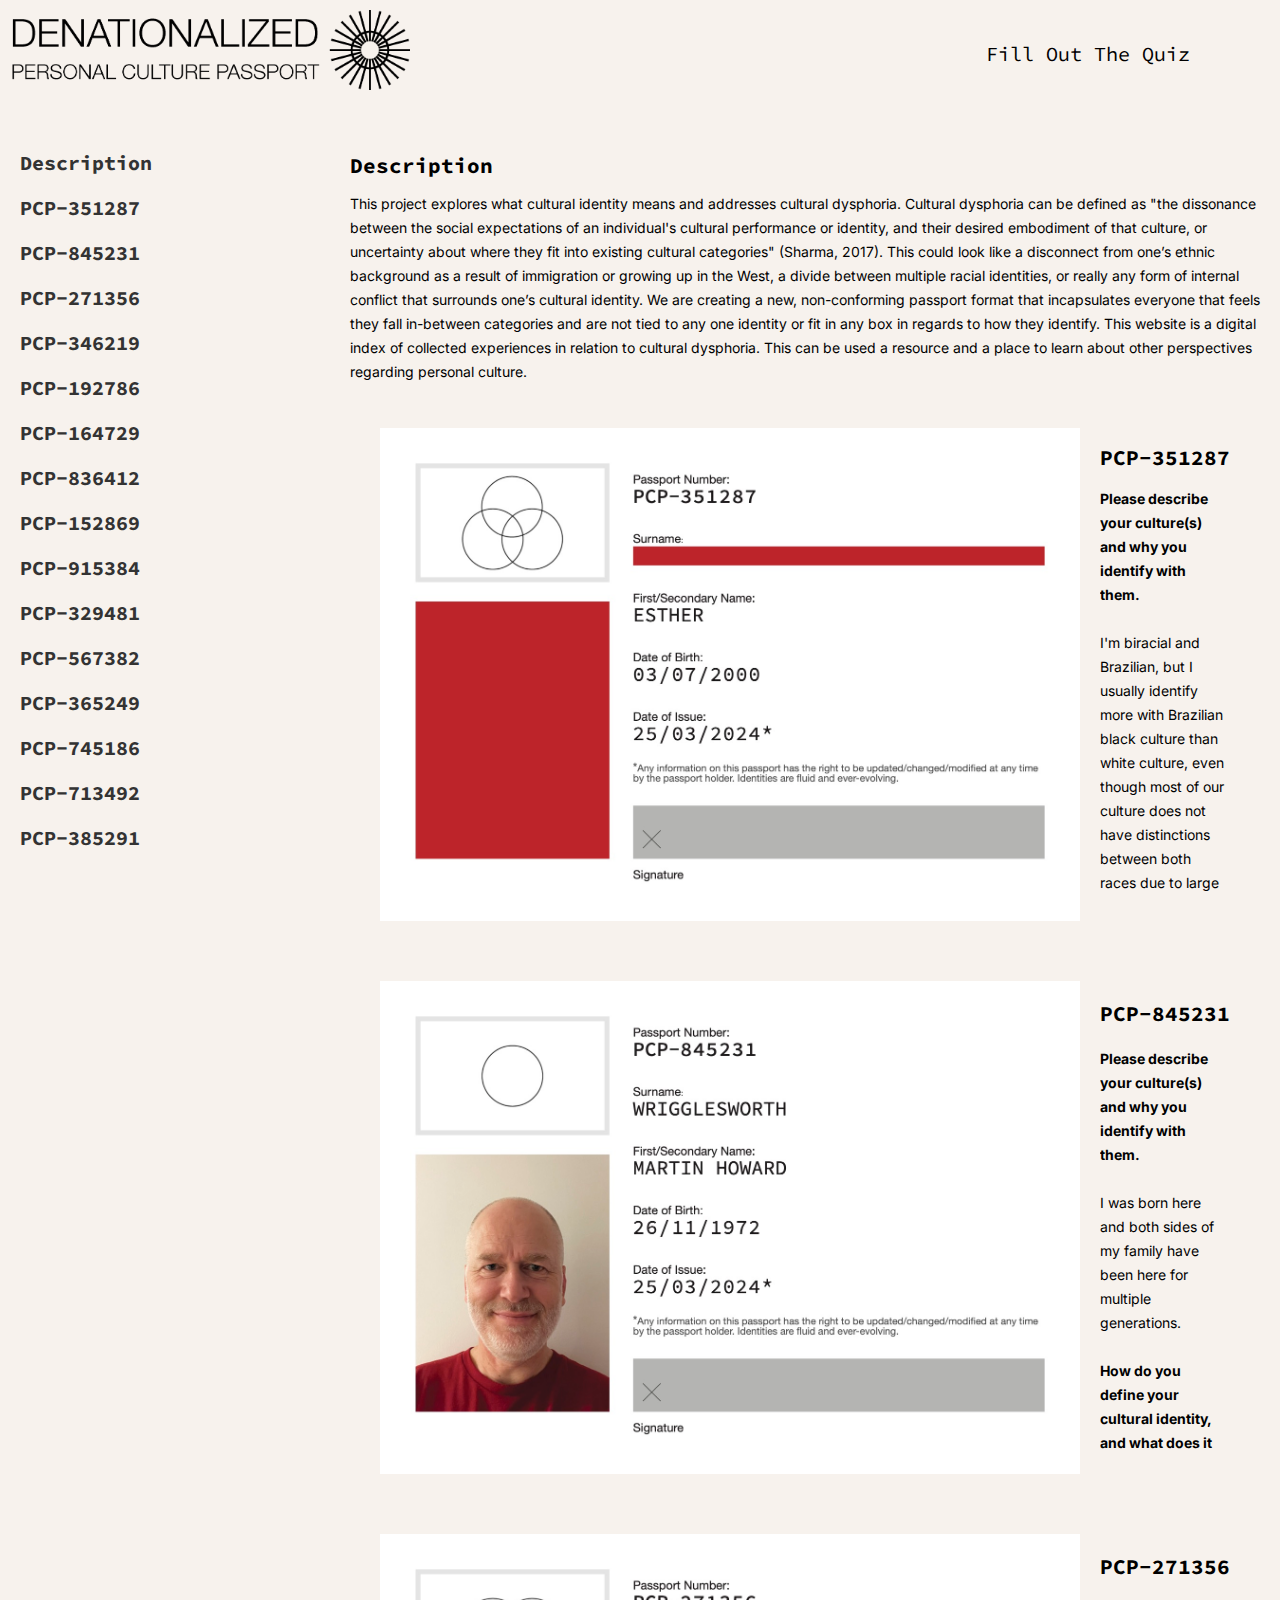
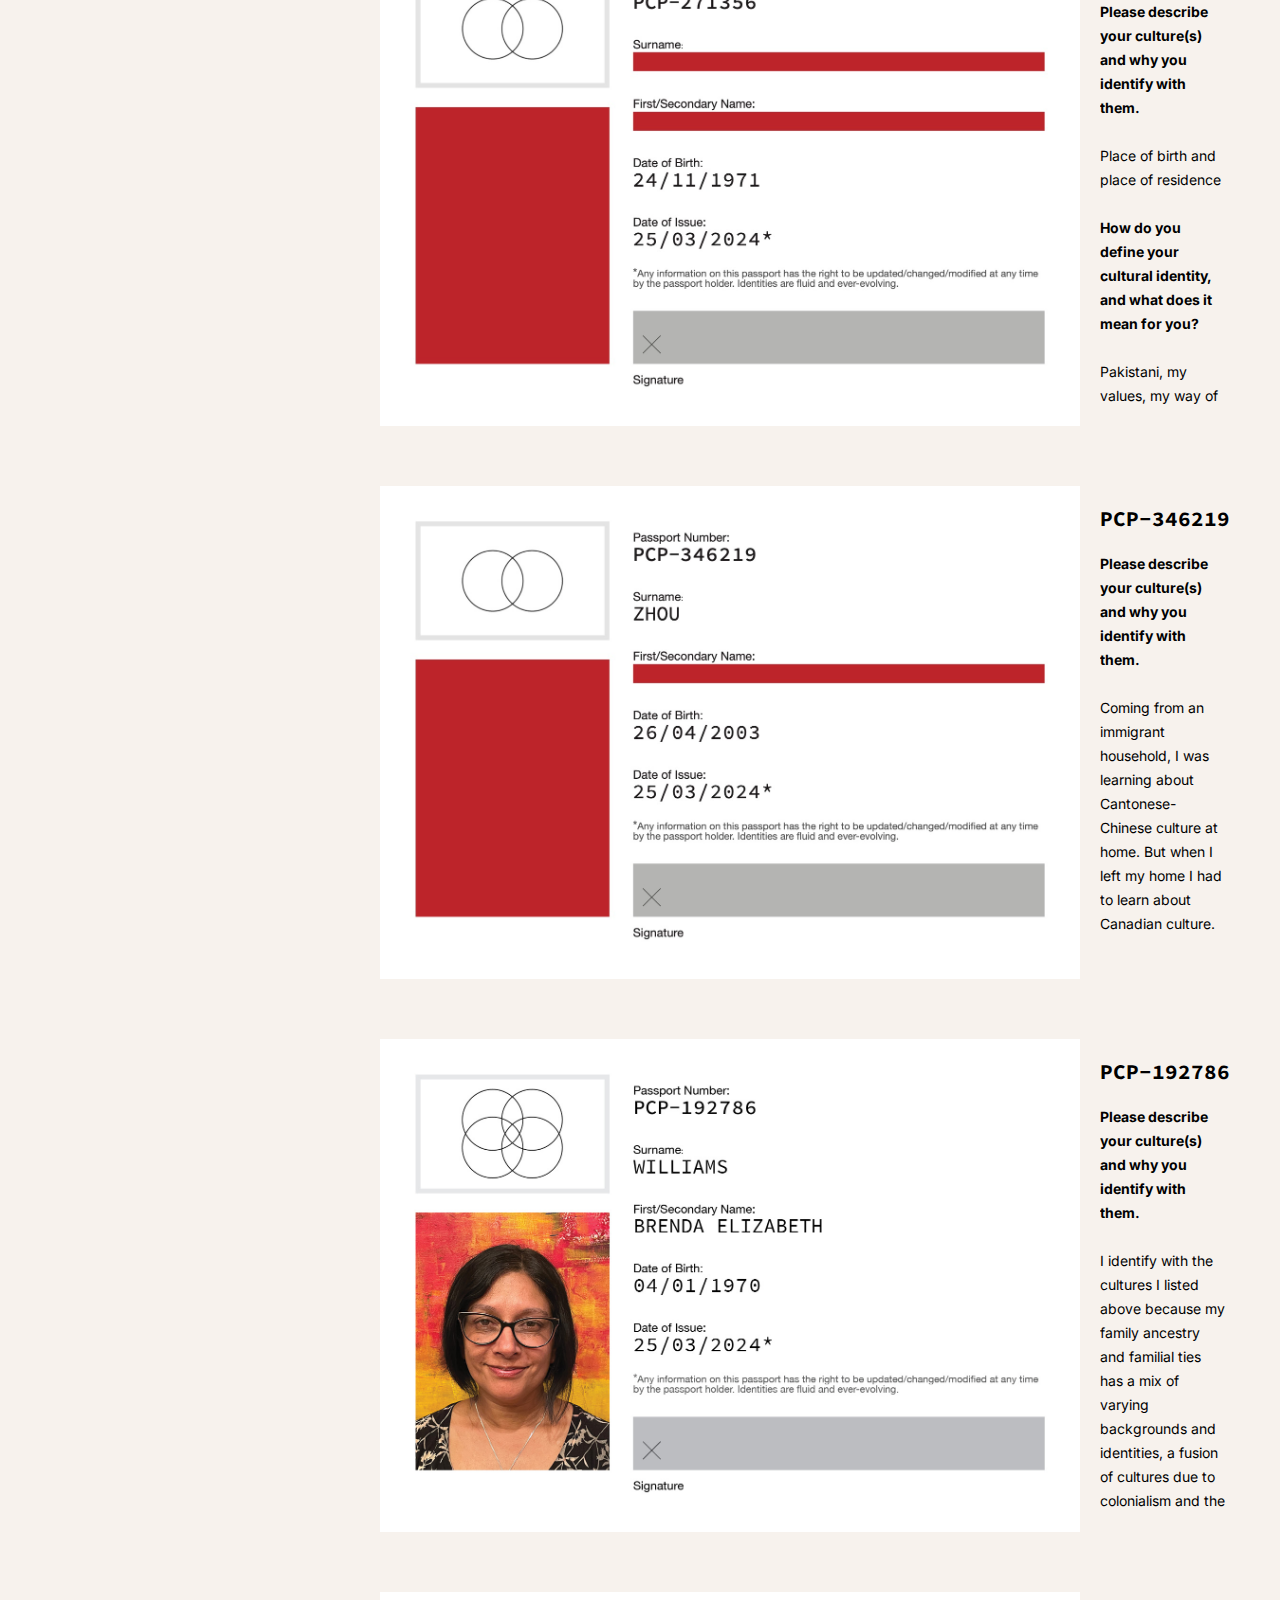
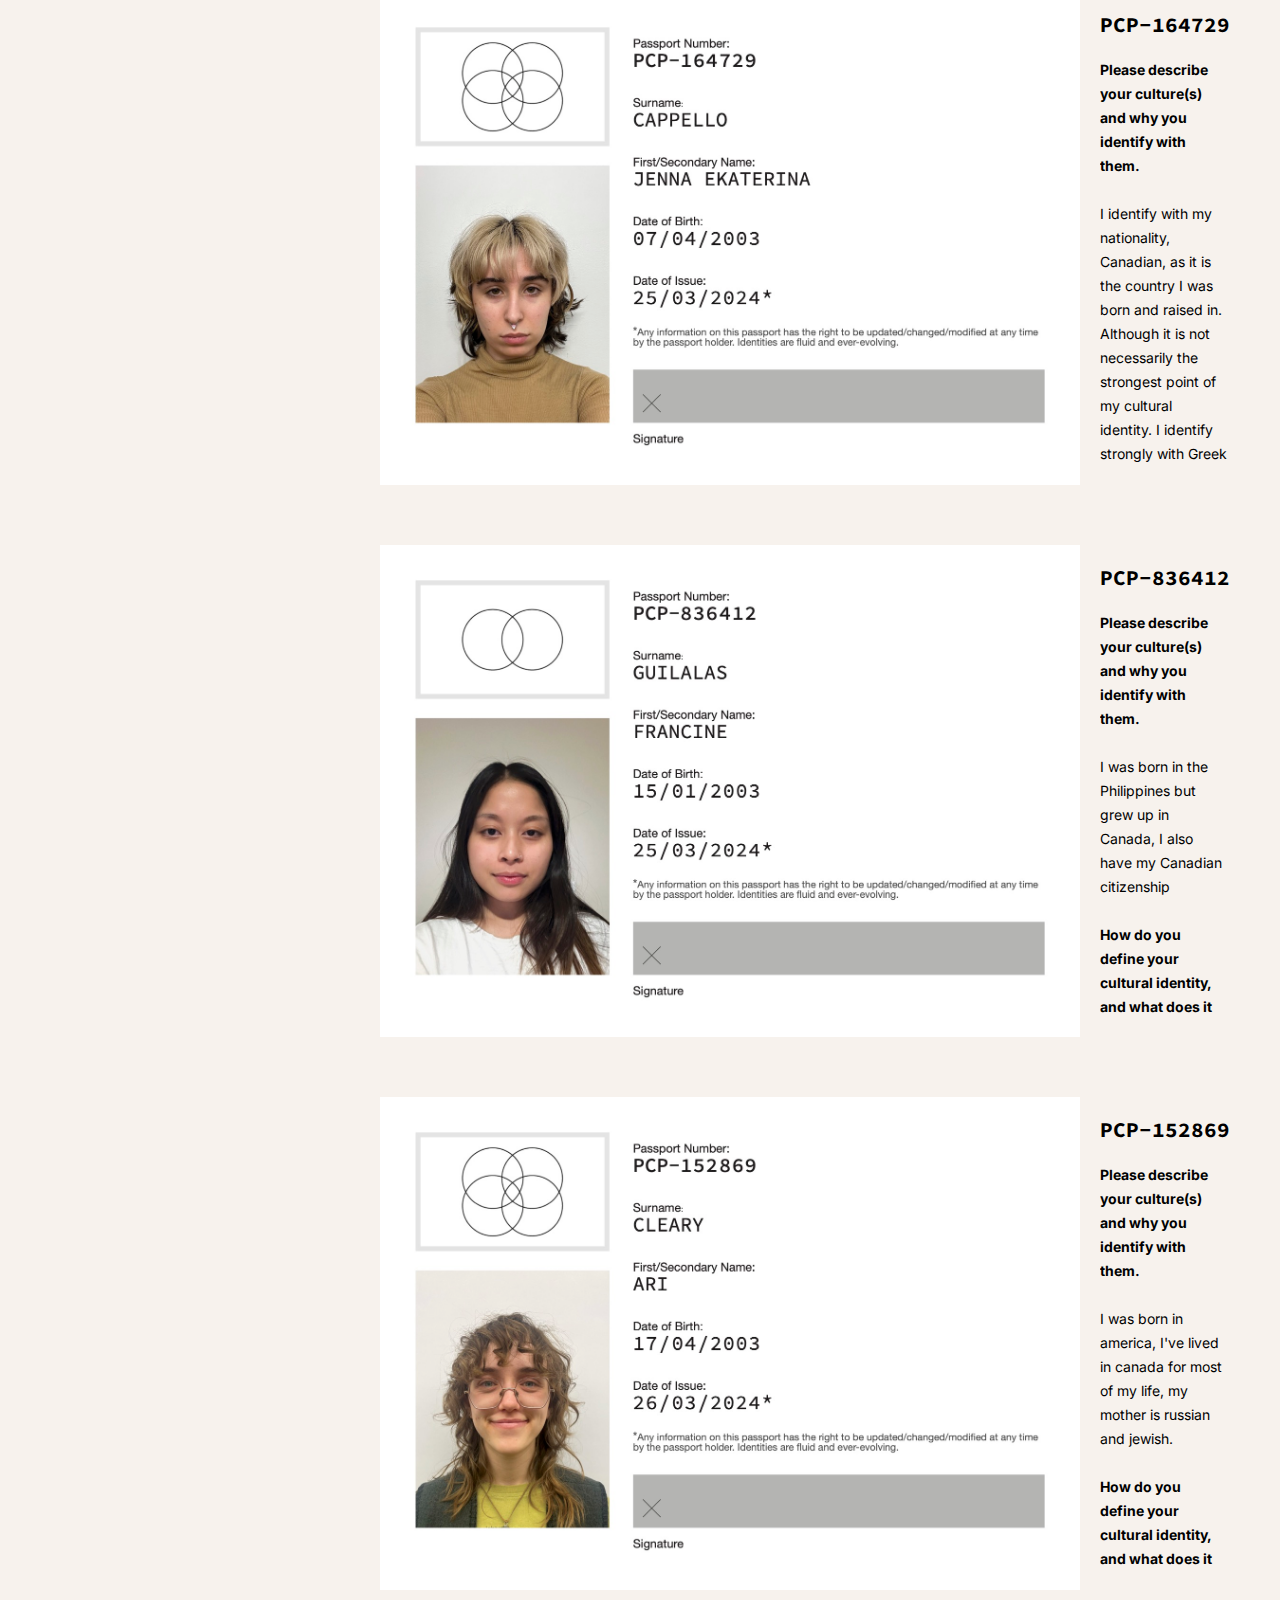
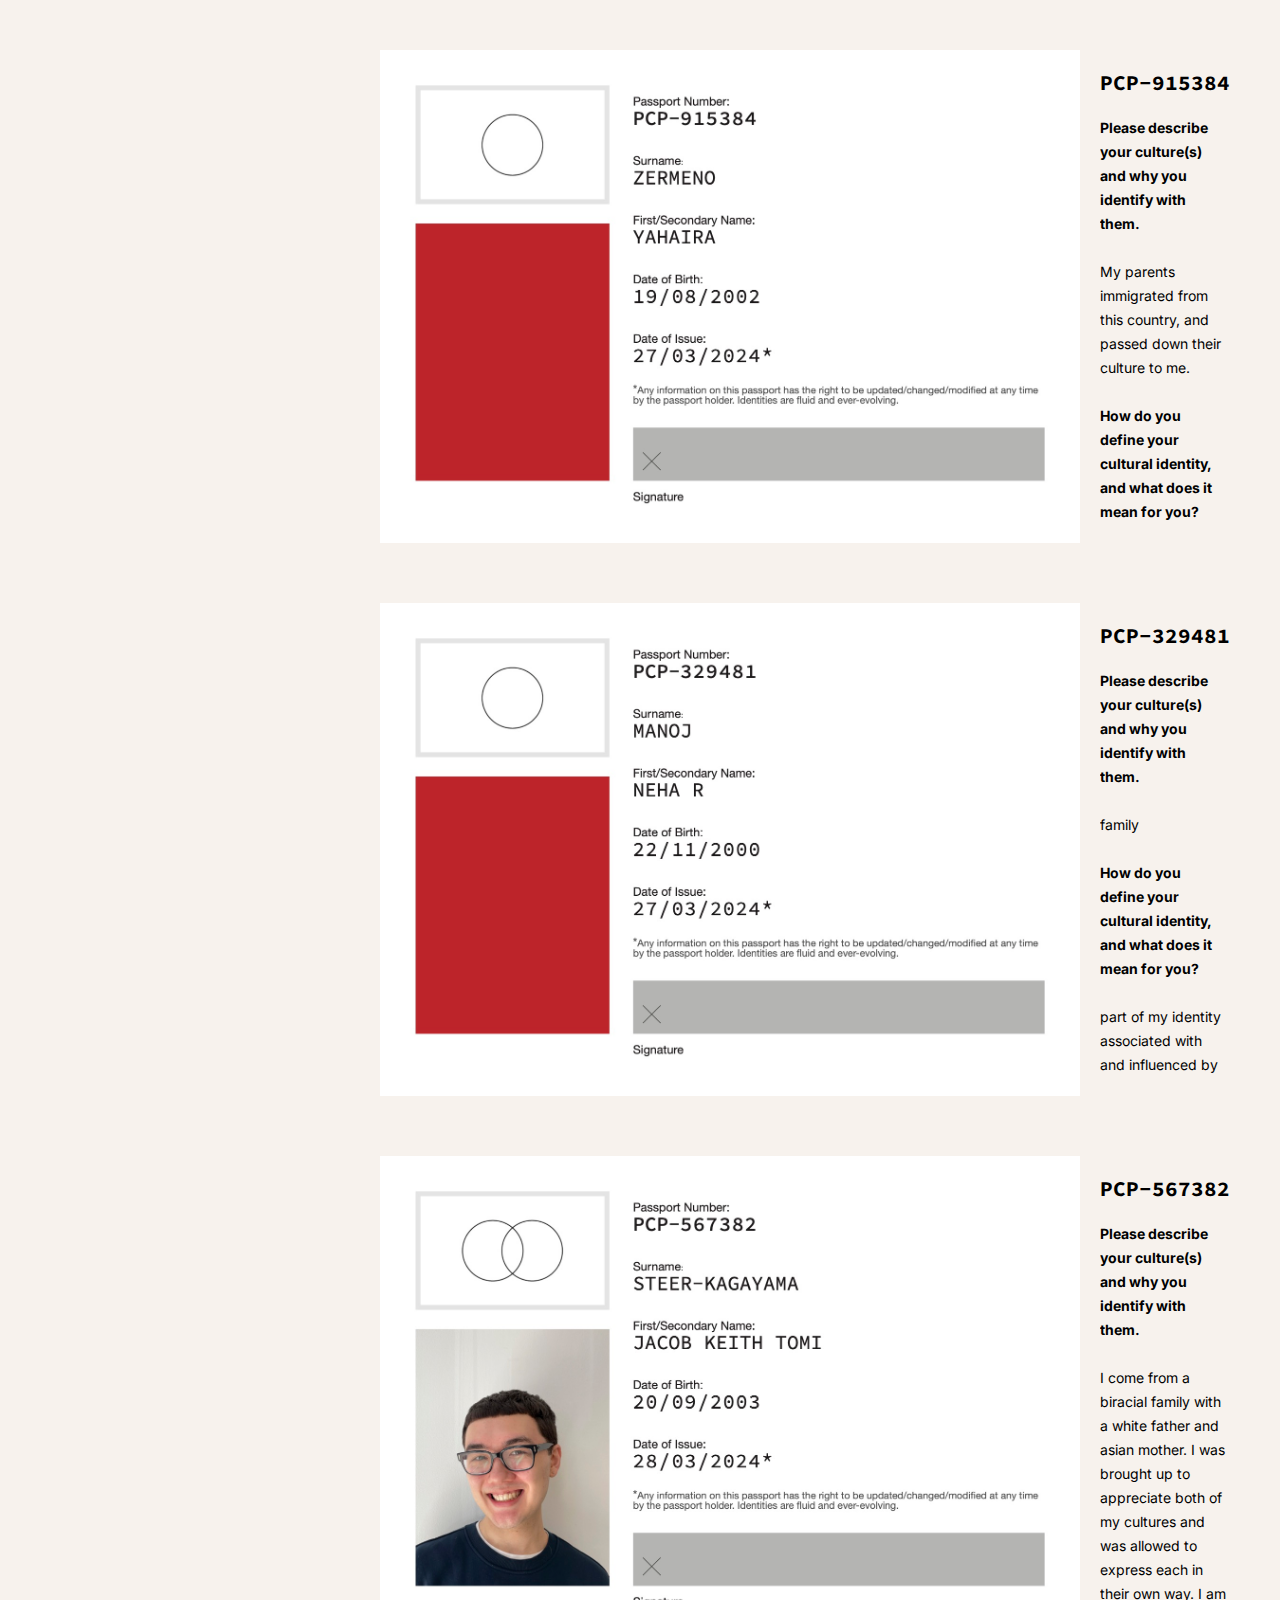
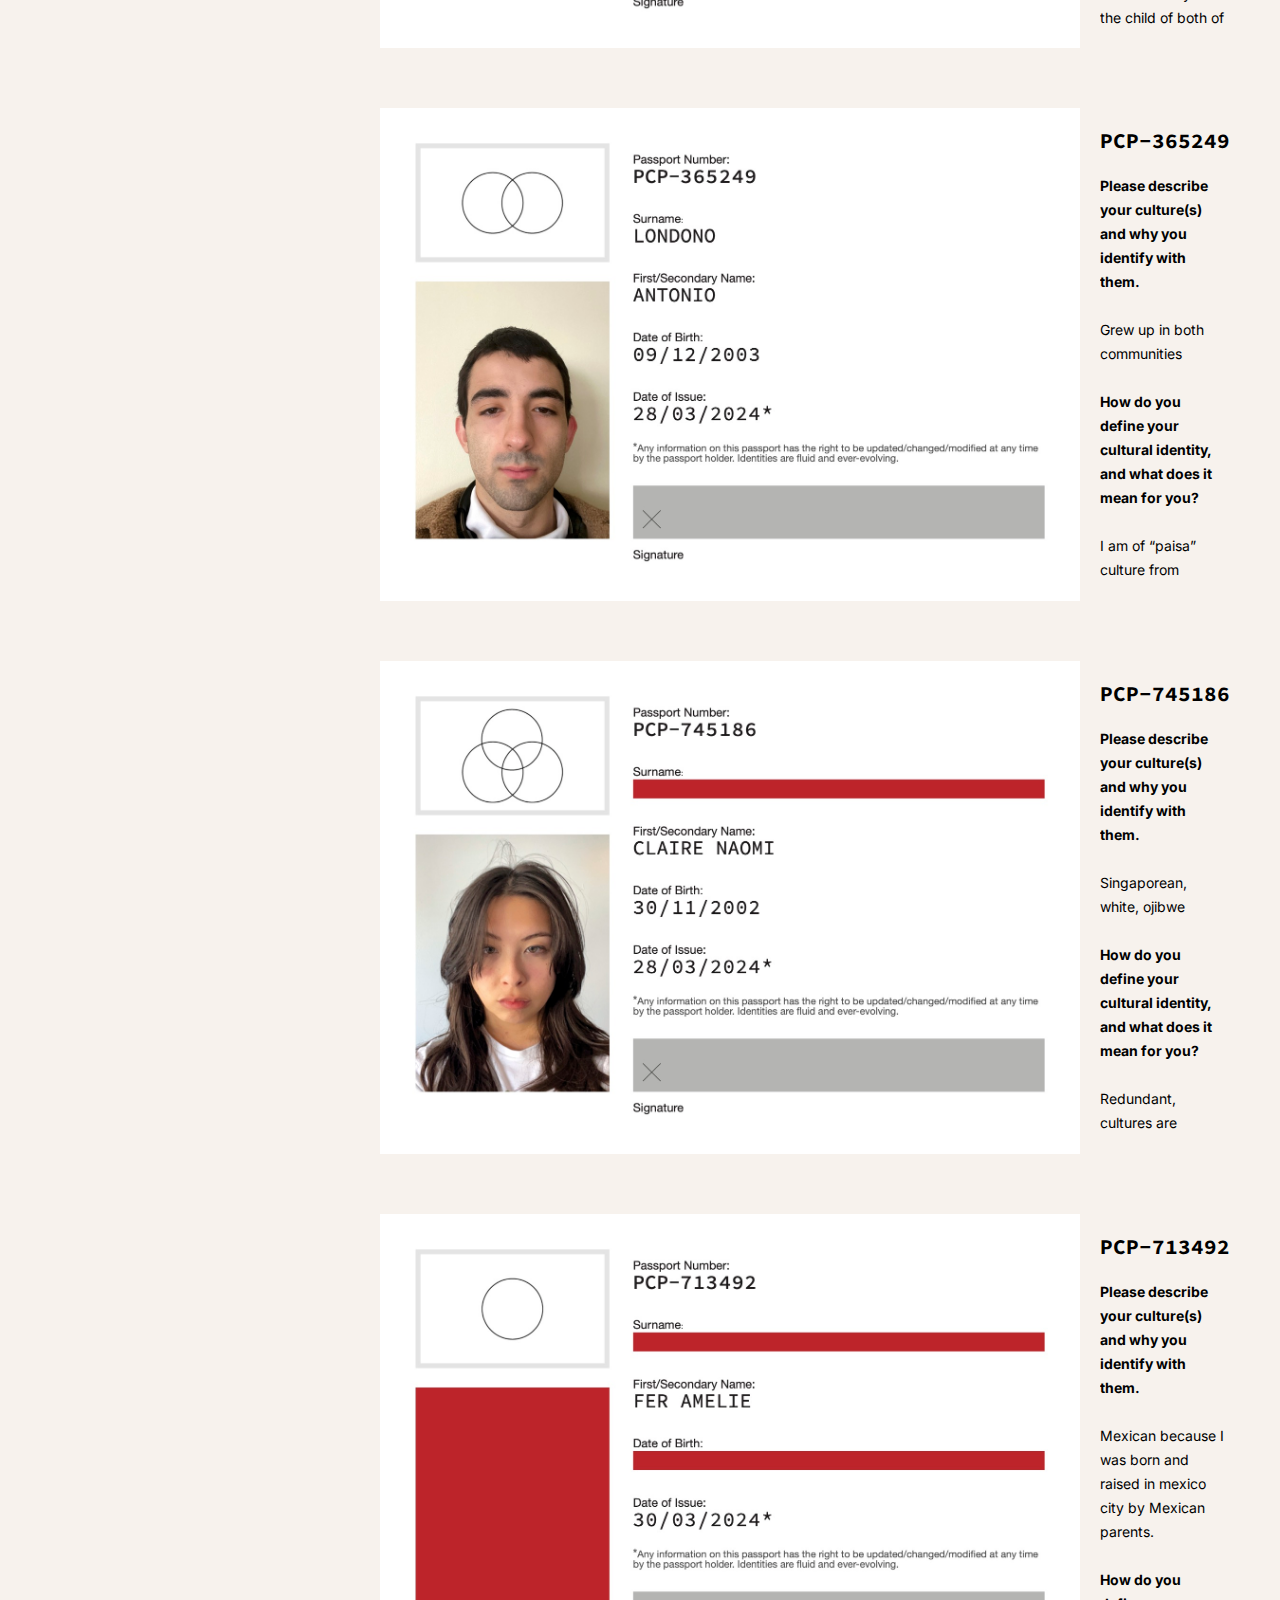
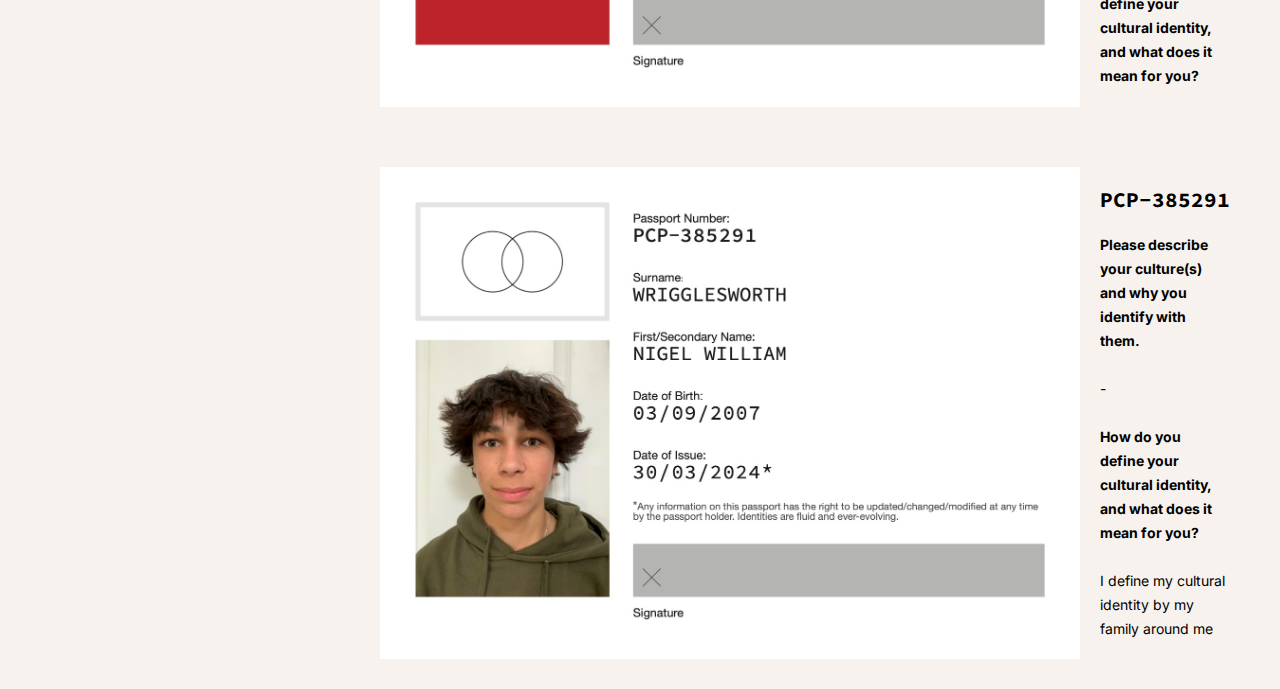
<file: index.html>
<!DOCTYPE html>
<html lang="en">
<head>
    <link rel="preconnect" href="https://fonts.googleapis.com">
<link rel="preconnect" href="https://fonts.gstatic.com" crossorigin>
<link href="https://fonts.googleapis.com/css2?family=Source+Code+Pro:ital,wght@0,710;1,710&family=Titillium+Web:ital,wght@0,200;0,300;0,400;0,600;0,700;0,900;1,200;1,300;1,400;1,600;1,700&family=Ubuntu:ital,wght@0,300;0,400;0,500;0,700;1,300;1,400;1,500;1,700&display=swap" rel="stylesheet">
<link rel="preconnect" href="https://fonts.googleapis.com">
<link rel="preconnect" href="https://fonts.gstatic.com" crossorigin>
<link href="https://fonts.googleapis.com/css2?family=Inter:wght@100..900&family=Source+Code+Pro:ital,wght@0,710;1,710&family=Titillium+Web:ital,wght@0,200;0,300;0,400;0,600;0,700;0,900;1,200;1,300;1,400;1,600;1,700&family=Ubuntu:ital,wght@0,300;0,400;0,500;0,700;1,300;1,400;1,500;1,700&display=swap" rel="stylesheet">
    
<meta charset="UTF-8">
    <meta name="viewport" content="width=device-width, initial-scale=1.0">
    <title>Personal Identity Passport Index</title>
    <link rel="stylesheet" href="style2.css">
    <style>
          body {
            margin: 0;
            padding: 0;
            font-family: Arial, sans-serif;
            display: flex;
            overflow-x: hidden;
        }
        .sidebar {
            width: 150px;
            position: fixed;
            background-color: #f7f2ed; /* Sidebar background color */
            height: 100vh;
            overflow-y: auto; /* Enable vertical scrolling */
            font-weight: 700;
            
        }
        .content {
            width: 80%;
            padding-top: 140px;
            padding-left: 350px;
            padding-right: 30px;
        }
        h1, h2, h3, h4, h5, h6 {
            scroll-margin-top: 100px; /* Add space above headings for fixed navbar */
        }
        .nav-link {
            display: block;
            padding: 10px;
            text-decoration: none;
            color: #333; /* Default color for sidebar links */
        }
        .nav-link.active {
            color: #b58407;
            
        }
        a:hover {
  color: #b58407;
}
    </style>
    
</head>

<body>
    
    <div class="navbar">
        <a href="index.html">
            <img src="logo.png" alt="Logo" id="logo">
        </a>
        <a href="form.html" target="_blank" id="link" >Fill Out The Quiz</a> 
    </div>
    
    
    <div class="sidebar">
        <a href="#section1" class="nav-link">Description</a>
        <a href="#section2" class="nav-link">PCP-351287</a>
        <a href="#section3" class="nav-link">PCP-845231</a>
        <a href="#section4" class="nav-link">PCP-271356</a>
        <a href="#section5" class="nav-link">PCP-346219</a>
        <a href="#section6" class="nav-link">PCP-192786</a>
        <a href="#section7" class="nav-link">PCP-164729</a>
        <a href="#section8" class="nav-link">PCP-836412</a>
        <a href="#section9" class="nav-link">PCP-152869</a>
        <a href="#section10" class="nav-link">PCP-915384</a>
        <a href="#section11" class="nav-link">PCP-329481</a>
        <a href="#section12" class="nav-link">PCP-567382</a>
        <a href="#section13" class="nav-link">PCP-365249</a>
        <a href="#section14" class="nav-link">PCP-745186</a>
        <a href="#section15" class="nav-link">PCP-713492</a>
        <a href="#section16" class="nav-link">PCP-385291</a>
    </div>
    <div class="content">
        <h1 id="section1">Description</h1>
        <p>This project explores what cultural identity means and addresses cultural dysphoria. 
            Cultural dysphoria can be defined as "the dissonance between the social expectations of an individual's
             cultural performance or identity, and their desired embodiment of that culture, or uncertainty about 
             where they fit into existing cultural categories" (Sharma, 2017). This could look like a disconnect from 
             one’s ethnic background as a result of immigration or growing up in the West, a divide between multiple 
             racial identities, or really any form of internal conflict that surrounds one’s cultural identity. We are 
             creating a new, non-conforming passport format that incapsulates everyone that feels they fall in-between 
             categories and are not tied to any one identity or fit in any box in regards to how they identify. This 
             website is a digital index of collected experiences in relation to cultural dysphoria. This can be used a 
             resource and a place to learn about other perspectives regarding personal culture.
        </p>
        <div class="image-and-text-container">
            <img src="esther.jpg" id="passportimage">
            <div class="text-content">
                <h2 id="section2">PCP-351287</h2>
                <div class="text-scroll">
                    <p>
                        <b>Please describe your culture(s) and why you identify with them. 
                        </b>
                        <br>
                        <br>
                        I'm biracial and Brazilian, but I usually identify more with Brazilian black culture than white culture, even 
                        though most of our culture does not have distinctions between both races due to large miscegenation, that is 
                        why I added Brazilian culture in general first.
                        <br>
                        <br>
                        <b>How do you define your cultural identity, and what does it mean for you?
                        </b>
                        <br>
                        <br>
                        I honestly don't know (?)  I guess music is the biggest part of my cultural identity. Music and food. I have 
                        always been a picky eater but Canada really made that worse. Everything is different and textures are my worse 
                        nightmare, so being here did make things difficult, food-wise. Music is amazing because I get to listen to it 
                        and sing wherever I want and just feel a bit of my country with me. Brazil is so culturally rich, there is so 
                        much I get to experience and so much I miss everyday, but I'm confident I brought most of it with me.
                        <br>
                        <br>
                        <b>What makes you feel like you culturally belong? 
                        </b>
                        <br>
                        <br>
                        I guess I'm pretty into Brazilian culture. Memes, all the different genres of music, our language and even the 
                        specific dialect I speak in my region. I feel like I culturally belong in my area because I know that I don't 
                        in Canada. I barely have any Brazilian friends so I've been through a lot of cultural shock and it was definitely 
                        a learning curve. 
                        <br>
                        <br>
                        <b>Was figuring out where you culturally belong a journey that began on an internal level or an external level? (1 Internal to 9 External)
                        </b>
                        <br>
                        <br>
                        6
                        <br>
                        <br>
                        <b>Do you experience cultural dysphoria? (1 Yes to 9 No)
                        </b>
                        <br>
                        <br>
                        1
                        <br>
                        <br>
                        <b>Do you view your cultural identity as being whole or separate? (1 Whole to 9 Seperate)
                        </b>
                        <br>
                        <br>
                        8


                    </p>
                </div>
            </div>
        </div>
        <div class="image-and-text-container">
            <img src="martin.jpg" id="passportimage">
            <div class="text-content">
                <h3 id="section3">PCP-845231</h3>
                <div class="text-scroll">
                    
                    <b>Please describe your culture(s) and why you identify with them. 
                    </b>
                    <br>
                    <br>
                    I was born here and both sides of my family have been here for multiple generations. 

                    <br>
                    <br>
                    <b>How do you define your cultural identity, and what does it mean for you?
                    </b>
                    <br>
                    <br>
                    Being born into a family that has been immersed in the culture for generations, I haven’t spent a lot of time trying to define my cultural identity. However, as the years go by and the ’culture’ grapples with the skeletons in its closet, the meaning is certainly less defined. 
                    <br>
                    <br>
                    <b>What makes you feel like you culturally belong? 
                    </b>
                    <br>
                    <br>
                    I am a privileged white male. It’s pretty easy. 

                    <br>
                    <br>
                    <b>Was figuring out where you culturally belong a journey that began on an internal level or an external level? (1 Internal to 9 External)
                    </b>
                    <br>
                    <br>
                    9
                    <br>
                    <br>
                    <b>Do you experience cultural dysphoria? (1 Yes to 9 No)
                    </b>
                    <br>
                    <br>
                    9
                    <br>
                    <br>
                    <b>Do you view your cultural identity as being whole or separate? (1 Whole to 9 Seperate)
                    </b>
                    <br>
                    <br>
                    5
                    </p>
                </div>
            </div>
        </div>
        <div class="image-and-text-container">
            <img src="mama.jpg" id="passportimage">
            <div class="text-content">
                <h3 id="section4">PCP-271356</h3>
                <div class="text-scroll">
                    
                    <b>Please describe your culture(s) and why you identify with them. 
                    </b>
                    <br>
                    <br>
                    Place of birth and place of residence 

                    <br>
                    <br>
                    <b>How do you define your cultural identity, and what does it mean for you?
                    </b>
                    <br>
                    <br>
                    Pakistani, my values, my way of dressing, my way of talking,  my way of living
                    <br>
                    <br>
                    <b>What makes you feel like you culturally belong? 
                    </b>
                    <br>
                    <br>
                    By being with friends and family from the same culture 

                    <br>
                    <br>
                    <b>Was figuring out where you culturally belong a journey that began on an internal level or an external level? (1 Internal to 9 External)
                    </b>
                    <br>
                    <br>
                    7
                    <br>
                    <br>
                    <b>Do you experience cultural dysphoria? (1 Yes to 9 No)
                    </b>
                    <br>
                    <br>
                    4
                    <br>
                    <br>
                    <b>Do you view your cultural identity as being whole or separate? (1 Whole to 9 Seperate)
                    </b>
                    <br>
                    <br>
                    3
                    </p>
                </div>
            </div>
        </div>
        <div class="image-and-text-container">
            <img src="teresa.jpg" id="passportimage">
            <div class="text-content">
                <h3 id="section5">PCP-346219</h3>
                <div class="text-scroll">
                    
                    <b>Please describe your culture(s) and why you identify with them. 
                    </b>
                    <br>
                    <br>
                    Coming from an immigrant household, I was learning about Cantonese-Chinese culture at home. But when I left my home I had to learn about Canadian culture.

                    <br>
                    <br>
                    <b>How do you define your cultural identity, and what does it mean for you?
                    </b>
                    <br>
                    <br>
                    I would identify myself as Cantonese/Chinese and Canadian. However, I do consider those identities as separate. Though I grew up here in Canada and is mostly integrated into Canadian culture, I still feel distant from my Canadian identity as a whole. This is probably due to the fact I was raised in a family that was separated from Canadian culture. My family often upheld traditional Cantonese culture with me and was unable to understand English or Canadian culture overall. 

                    The connection with my Cantonese identity is much stronger than the one I have with my Canadian identity.                    <br>
                    <br>
                    <b>What makes you feel like you culturally belong? 
                    </b>
                    <br>
                    <br>
                    Seeing foods and celebrations from my culture usually. The familiarity of it is comforting and reassuring for my identities. But I think for my Cantonese/Chinese identity hearing Cantonese or my dialect (Kaipingnese) being spoken warms my heart especially. 

                    <br>
                    <br>
                    <b>Was figuring out where you culturally belong a journey that began on an internal level or an external level? (1 Internal to 9 External)
                    </b>
                    <br>
                    <br>
                    4
                    <br>
                    <br>
                    <b>Do you experience cultural dysphoria? (1 Yes to 9 No)
                    </b>
                    <br>
                    <br>
                    3
                    <br>
                    <br>
                    <b>Do you view your cultural identity as being whole or separate? (1 Whole to 9 Seperate)
                    </b>
                    <br>
                    <br>
                    2
                    </p>
                </div>
            </div>
        </div>
        <div class="image-and-text-container">
            <img src="brenda.jpg" id="passportimage">
            <div class="text-content">
                <h3 id="section6">PCP-192786</h3>
                <div class="text-scroll">
                    
                    <b>Please describe your culture(s) and why you identify with them. 
                    </b>
                    <br>
                    <br>
                    I identify with the cultures I listed above because my family ancestry and familial ties has a mix of varying backgrounds and identities, a fusion of cultures due to colonialism and the Indian diaspora

                    <br>
                    <br>
                    <b>How do you define your cultural identity, and what does it mean for you?
                    </b>
                    <br>
                    <br>
                    This is the eternal question for me; I still don’t quite know how to define it, the short answer is I identify as Anglo-Indian, a product of colonialism. It means many things to me, while at the same time, leaves me questioning, as I really don’t know my Indian roots beyond  the minimal information my parents gave me. 
                    <br>
                    <br>
                    <b>What makes you feel like you culturally belong? 
                    </b>
                    <br>
                    <br>
                    When I’m with a group of people or in a social setting and the first thing they don’t ask is “ where are you from? “

                    <br>
                    <br>
                    <b>Was figuring out where you culturally belong a journey that began on an internal level or an external level? (1 Internal to 9 External)
                    </b>
                    <br>
                    <br>
                    7
                    <br>
                    <br>
                    <b>Do you experience cultural dysphoria? (1 Yes to 9 No)
                    </b>
                    <br>
                    <br>
                    1
                    <br>
                    <br>
                    <b>Do you view your cultural identity as being whole or separate? (1 Whole to 9 Seperate)
                    </b>
                    <br>
                    <br>
                    7
                    </p>
                </div>
            </div>
        </div>
        <div class="image-and-text-container">
            <img src="jenna.jpg" id="passportimage">
            <div class="text-content">
                <h3 id="section7">PCP-164729</h3>
                <div class="text-scroll">
                    
                    <b>Please describe your culture(s) and why you identify with them. 
                    </b>
                    <br>
                    <br>
                    I identify with my nationality, Canadian, as it is the country I was born and raised in. Although it is not necessarily the strongest point of my cultural identity. I identify strongly with Greek culture as I am half Greek, speak Greek (although not as fluently anymore), have a mostly Greek name (my middle name Ekaterina for example is my grandmothers name), and much of my cultural values and social beliefs are influenced by it. I am close with my mother and grandparents who are Greek, and have made a lot of effort to preserve cultural practices where possible (minus the Greek Orthodox religion because I don’t remotely identify with it). I identify with Italian culture (although not as much as Greek), as I am half, and because it ewe a major part of my identity growing up as I used to be close with that side of my family. I identify with LGBTQ+ culture as someone who is queer and AFAB non-binary (I specify AFAB non-binary as many of my experiences are similar to that of cis women), as these are important parts of my identity, and because I am both very active in the culture, and associate with thy predominantly with people of LGBTQ+ identity.

                    <br>
                    <br>
                    <b>How do you define your cultural identity, and what does it mean for you?
                    </b>
                    <br>
                    <br>
                    I define my cultural identity as Greek-/Italian-Canadian, and AFAB queer non-binary. To me, this means a few things. I am Canadian-born, and so many of my values and beliefs are influenced by the country I was born in, and education I have received here (open-mindedness, recognition, acceptance and understanding of a variety of cultural identities outside of my own, etc). But I also identify with certain Greek cultural values that value collectivism, strong family (blood or chosen) and community, as well as similar Italian ones. Being queer and non-binary to me means to be a part of a culture that is accepting of others regardless of how they identify, and who looks past the identities themselves. And similar to Greek-Italian culture, strong community oriented values. Although it should be noted that in many ways, all of these components of my cultural identity clash heavily with one another. Canadian culture is (at least in theory) a lot more accepting of multicultural and LGBTQ+ identities compared to Greek-Italian culture, which tends to less accepting of others who are not of these cultures. And much of Greek culture in particular is also centred around the Greek-Orthodox church, who activity detests my existence as a queer nb person, and my non-religious lifestyle in general. Although that being said, countries like Greece/Italy are more culturally collectivist and community oriented compared to Canada’s increasingly individualistic culture that often makes me feel very isolated. 
                    <br>
                    <br>
                    <b>What makes you feel like you culturally belong? 
                    </b>
                    <br>
                    <br>
                    At an internal level, feeling truly comfortable and content with the culture I am apart of. Sometimes pride, but I wouldn’t say that’s the dominant feeling. At an external level, social acceptance by those close to me mostly, but the broader population of the culture as well.

                    <br>
                    <br>
                    <b>Was figuring out where you culturally belong a journey that began on an internal level or an external level? (1 Internal to 9 External)
                    </b>
                    <br>
                    <br>
                    4
                    <br>
                    <br>
                    <b>Do you experience cultural dysphoria? (1 Yes to 9 No)
                    </b>
                    <br>
                    <br>
                    3
                    <br>
                    <br>
                    <b>Do you view your cultural identity as being whole or separate? (1 Whole to 9 Seperate)
                    </b>
                    <br>
                    <br>
                    6
                    </p>
                </div>
            </div>
        </div>
        <div class="image-and-text-container">
            <img src="fran.jpg" id="passportimage">
            <div class="text-content">
                <h3 id="section8">PCP-836412</h3>
                <div class="text-scroll">
                    
                    <b>Please describe your culture(s) and why you identify with them. 
                    </b>
                    <br>
                    <br>
                    I was born in the Philippines but grew up in Canada, I also have my Canadian citizenship 

                    <br>
                    <br>
                    <b>How do you define your cultural identity, and what does it mean for you?
                    </b>
                    <br>
                    <br>
                    I am Filipino-Canadian. To me it means that I feel connected to both countries, their people, their activities and celebrations. 
                    <br>
                    <br>
                    <b>What makes you feel like you culturally belong? 
                    </b>
                    <br>
                    <br>
                    I grew up and continue to be surrounded by the Filipino and Canadian cultures such as the foods, activities, people, etc. 

                    <br>
                    <br>
                    <b>Was figuring out where you culturally belong a journey that began on an internal level or an external level? (1 Internal to 9 External)
                    </b>
                    <br>
                    <br>
                    6
                    <br>
                    <br>
                    <b>Do you experience cultural dysphoria? (1 Yes to 9 No)
                    </b>
                    <br>
                    <br>
                    9
                    <br>
                    <br>
                    <b>Do you view your cultural identity as being whole or separate? (1 Whole to 9 Seperate)
                    </b>
                    <br>
                    <br>
                    3
                    </p>
                </div>
            </div>
        </div>
        <div class="image-and-text-container">
            <img src="ari.jpg" id="passportimage">
            <div class="text-content">
                <h3 id="section9">PCP-152869</h3>
                <div class="text-scroll">
                    
                    <b>Please describe your culture(s) and why you identify with them. 
                    </b>
                    <br>
                    <br>
                    I was born in america, I've lived in canada for most of my life, my mother is russian and jewish.

                    <br>
                    <br>
                    <b>How do you define your cultural identity, and what does it mean for you?
                    </b>
                    <br>
                    <br>
                    I don't really think I have a cultural identity, I mostly just consider myself white and have little culture connection to anything I do identify with. like I am jewish but only because my mom is, I'm not religious and don't really feel connected to the religion at all, other than like when we celebrate different holidays. Same thing with being russian, I'm half russian but I don't even know russian.. is being russian even genetic??? idk LOL
                    <br>
                    <br>
                    <b>What makes you feel like you culturally belong? 
                    </b>
                    <br>
                    <br>
                    idk i eat perogies a lot

                    <br>
                    <br>
                    <b>Was figuring out where you culturally belong a journey that began on an internal level or an external level? (1 Internal to 9 External)
                    </b>
                    <br>
                    <br>
                    5
                    <br>
                    <br>
                    <b>Do you experience cultural dysphoria? (1 Yes to 9 No)
                    </b>
                    <br>
                    <br>
                    9
                    <br>
                    <br>
                    <b>Do you view your cultural identity as being whole or separate? (1 Whole to 9 Seperate)
                    </b>
                    <br>
                    <br>
                    5
                    </p>
                </div>
            </div>
        </div>
        <div class="image-and-text-container">
            <img src="yahaira.jpg" id="passportimage">
            <div class="text-content">
                <h3 id="section10">PCP-915384</h3>
                <div class="text-scroll">
                    
                    <b>Please describe your culture(s) and why you identify with them. 
                    </b>
                    <br>
                    <br>
                    My parents immigrated from this country, and passed down their culture to me. 

                    <br>
                    <br>
                    <b>How do you define your cultural identity, and what does it mean for you?
                    </b>
                    <br>
                    <br>
                    I resinate with my parents culture from Mexico. It’s important to practice this culture because it’s my identity, it’s what I was raised with. 
                    <br>
                    <br>
                    <b>What makes you feel like you culturally belong? 
                    </b>
                    <br>
                    <br>
                    Communicating and relating to others in my culture. 

                    <br>
                    <br>
                    <b>Was figuring out where you culturally belong a journey that began on an internal level or an external level? (1 Internal to 9 External)
                    </b>
                    <br>
                    <br>
                    1
                    <br>
                    <br>
                    <b>Do you experience cultural dysphoria? (1 Yes to 9 No)
                    </b>
                    <br>
                    <br>
                    9
                    <br>
                    <br>
                    <b>Do you view your cultural identity as being whole or separate? (1 Whole to 9 Seperate)
                    </b>
                    <br>
                    <br>
                    1
                    </p>
                </div>
            </div>
        </div>
        <div class="image-and-text-container">
            <img src="neha.jpg" id="passportimage">
            <div class="text-content">
                <h3 id="section11">PCP-329481</h3>
                <div class="text-scroll">
                    
                    <b>Please describe your culture(s) and why you identify with them. 
                    </b>
                    <br>
                    <br>
                    family
                    <br>
                    <br>
                    <b>How do you define your cultural identity, and what does it mean for you?
                    </b>
                    <br>
                    <br>
                    part of my identity associated with and influenced by my ethnicity 
                    <br>
                    <br>
                    <b>What makes you feel like you culturally belong? 
                    </b>
                    <br>
                    <br>
                    partaking in cultural activities and being amongst people from my culture

                    <br>
                    <br>
                    <b>Was figuring out where you culturally belong a journey that began on an internal level or an external level? (1 Internal to 9 External)
                    </b>
                    <br>
                    <br>
                    8
                    <br>
                    <br>
                    <b>Do you experience cultural dysphoria? (1 Yes to 9 No)
                    </b>
                    <br>
                    <br>
                    5
                    <br>
                    <br>
                    <b>Do you view your cultural identity as being whole or separate? (1 Whole to 9 Seperate)
                    </b>
                    <br>
                    <br>
                    5
                    </p>
                </div>
            </div>
        </div>
        <div class="image-and-text-container">
            <img src="jacob.jpg" id="passportimage">
            <div class="text-content">
                <h3 id="section12">PCP-567382</h3>
                <div class="text-scroll">
                    
                    <b>Please describe your culture(s) and why you identify with them. 
                    </b>
                    <br>
                    <br>
                    I come from a biracial family with a white father and asian mother. I was brought up to appreciate both of my cultures and was allowed to express each in their own way. I am the child of both of my parents allowing me to identify with them both. 

                    <br>
                    <br>
                    <b>How do you define your cultural identity, and what does it mean for you?
                    </b>
                    <br>
                    <br>
                    I would define myself as being a biracial individual, with the two cultures being Japanese and Irish. This is something that is extremely important to me and is something I have stepped up in claiming within my more recent years. I think it's so interesting to have two extremely different cultures apart of myself with their own flavour to help create the person I am. 
                    <br>
                    <br>
                    <b>What makes you feel like you culturally belong? 
                    </b>
                    <br>
                    <br>
                    I don't feel as if I culturally belong to one side or the other as I am equally both. I think my sense of belonging has come within myself and my sibling, being able to reflect with each other on the vastly different cultures we both belong to. I think the sense of culturally belonging comes from being able to be fully seen and appreciated by either side. Being able to be called and celebrated for being Japanese while also being called and celebrated for being Irish is what allows me to truly feel like I belong. I don't feel as if I need to belong to them as they already belong to me equally. 

                    <br>
                    <br>
                    <b>Was figuring out where you culturally belong a journey that began on an internal level or an external level? (1 Internal to 9 External)
                    </b>
                    <br>
                    <br>
                    1
                    <br>
                    <br>
                    <b>Do you experience cultural dysphoria? (1 Yes to 9 No)
                    </b>
                    <br>
                    <br>
                    1
                    <br>
                    <br>
                    <b>Do you view your cultural identity as being whole or separate? (1 Whole to 9 Seperate)
                    </b>
                    <br>
                    <br>
                    1
                    </p>
                </div>
            </div>
        </div>
        <div class="image-and-text-container">
            <img src="antonio.jpg" id="passportimage">
            <div class="text-content">
                <h3 id="section13">PCP-365249</h3>
                <div class="text-scroll">
                    
                    <b>Please describe your culture(s) and why you identify with them. 
                    </b>
                    <br>
                    <br>
                    Grew up in both communities 

                    <br>
                    <br>
                    <b>How do you define your cultural identity, and what does it mean for you?
                    </b>
                    <br>
                    <br>
                    I am of “paisa” culture from Colombia which I am proud of  
                    <br>
                    <br>
                    <b>What makes you feel like you culturally belong? 
                    </b>
                    <br>
                    <br>
                    My family relations

                    <br>
                    <br>
                    <b>Was figuring out where you culturally belong a journey that began on an internal level or an external level? (1 Internal to 9 External)
                    </b>
                    <br>
                    <br>
                    4
                    <br>
                    <br>
                    <b>Do you experience cultural dysphoria? (1 Yes to 9 No)
                    </b>
                    <br>
                    <br>
                    1
                    <br>
                    <br>
                    <b>Do you view your cultural identity as being whole or separate? (1 Whole to 9 Seperate)
                    </b>
                    <br>
                    <br>
                    5
                    </p>
                </div>
            </div>
        </div>
        <div class="image-and-text-container">
            <img src="claire.jpg" id="passportimage">
            <div class="text-content">
                <h3 id="section14">PCP-745186</h3>
                <div class="text-scroll">
                    
                    <b>Please describe your culture(s) and why you identify with them. 
                    </b>
                    <br>
                    <br>
                    Singaporean, white, ojibwe 

                    <br>
                    <br>
                    <b>How do you define your cultural identity, and what does it mean for you?
                    </b>
                    <br>
                    <br>
                    Redundant, cultures are already so blended I don’t see my identity as attached to them. I’ll celebrate whatever holidays seem like fun and I’ll learn the attached lore while I’m there
                    <br>
                    <br>
                    <b>What makes you feel like you culturally belong? 
                    </b>
                    <br>
                    <br>
                    Shared experiences 

                    <br>
                    <br>
                    <b>Was figuring out where you culturally belong a journey that began on an internal level or an external level? (1 Internal to 9 External)
                    </b>
                    <br>
                    <br>
                    5
                    <br>
                    <br>
                    <b>Do you experience cultural dysphoria? (1 Yes to 9 No)
                    </b>
                    <br>
                    <br>
                    3
                    <br>
                    <br>
                    <b>Do you view your cultural identity as being whole or separate? (1 Whole to 9 Seperate)
                    </b>
                    <br>
                    <br>
                    7
                    </p>
                </div>
            </div>
        </div>
        <div class="image-and-text-container">
            <img src="fer.jpg" id="passportimage">
            <div class="text-content">
                <h3 id="section15">PCP-713492</h3>
                <div class="text-scroll">
                    
                    <b>Please describe your culture(s) and why you identify with them. 
                    </b>
                    <br>
                    <br>
                    Mexican because I was born and raised in mexico city by Mexican parents.

                    <br>
                    <br>
                    <b>How do you define your cultural identity, and what does it mean for you?
                    </b>
                    <br>
                    <br>
                    It's they food I grew up eating, the slang I talk with my friends, they way I was shown to relate with the world and to be part of a comunity. It means to me that I get to stay connected to where I came from and with who existed there before me.
                    <br>
                    <br>
                    <b>What makes you feel like you culturally belong? 
                    </b>
                    <br>
                    <br>
                    Understand inside jokes.

                    <br>
                    <br>
                    <b>Was figuring out where you culturally belong a journey that began on an internal level or an external level? (1 Internal to 9 External)
                    </b>
                    <br>
                    <br>
                    6
                    <br>
                    <br>
                    <b>Do you experience cultural dysphoria? (1 Yes to 9 No)
                    </b>
                    <br>
                    <br>
                    5
                    <br>
                    <br>
                    <b>Do you view your cultural identity as being whole or separate? (1 Whole to 9 Seperate)
                    </b>
                    <br>
                    <br>
                    6
                    </p>
                </div>
            </div>
        </div>
        <div class="image-and-text-container">
            <img src="nigel.jpg" id="passportimage">
            <div class="text-content">
                <h3 id="section16">PCP-385291</h3>
                <div class="text-scroll">
                    
                    <b>Please describe your culture(s) and why you identify with them. 
                    </b>
                    <br>
                    <br>
                    -
                    <br>
                    <br>
                    <b>How do you define your cultural identity, and what does it mean for you?
                    </b>
                    <br>
                    <br>
                    I define my cultural identity by my family around me
                    <br>
                    <br>
                    <b>What makes you feel like you culturally belong? 
                    </b>
                    <br>
                    <br>
                    the way both sides of my family love me the same

                    <br>
                    <br>
                    <b>Was figuring out where you culturally belong a journey that began on an internal level or an external level? (1 Internal to 9 External)
                    </b>
                    <br>
                    <br>
                    2
                    <br>
                    <br>
                    <b>Do you experience cultural dysphoria? (1 Yes to 9 No)
                    </b>
                    <br>
                    <br>
                    8
                    <br>
                    <br>
                    <b>Do you view your cultural identity as being whole or separate? (1 Whole to 9 Seperate)
                    </b>
                    <br>
                    <br>
                    3
                    </p>
                </div>
            </div>
        </div>
       
    </div>
    
    

    <script>
        // Get all navigation links
        var navLinks = document.querySelectorAll('.nav-link');

        // Add click event listener to each navigation link
        navLinks.forEach(function(link) {
            link.addEventListener('click', function() {
                // Remove 'active' class from all navigation links
                navLinks.forEach(function(navLink) {
                    navLink.classList.remove('active');
                });

                // Add 'active' class to the clicked navigation link
                this.classList.add('active');
            });
        });
    </script>
    
</body>
</html>
</file>
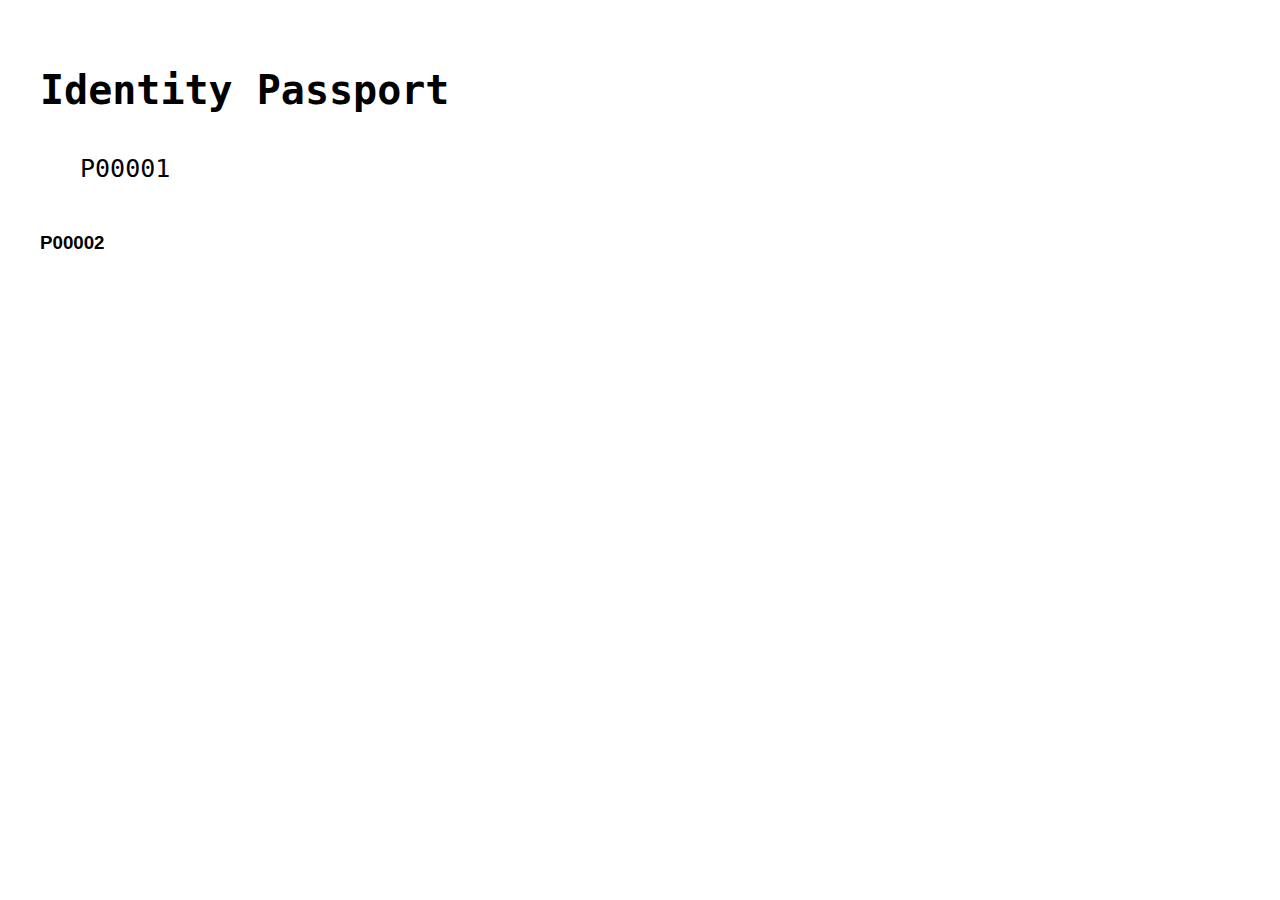
<file: test.html>
<!DOCTYPE html>
<html lang="en">
<head>
    <meta charset="UTF-8">
    <meta name="viewport" content="width=device-width, initial-scale=1.0">
    <title>Identity Passport</title>
    <link rel="stylesheet" href="styles.css">
    <style>
        body {
            margin: 0;
            padding: 0;
            font-family: Arial, sans-serif;
            display: flex;
            justify-content: left;
        }
        .container {
            display: flex;
            flex-direction: column;
            align-items: flex-start;
            max-width: 960px;
            padding: 40px;
        }
        h1 {
            margin-bottom: 20px;
        }
        h2 {
            cursor: pointer; 
        }
        #text-container {
            display: none; /* Initially hide the text container */
            width: 50%; /* Set width to half of the page */
        }
    </style>
</head>
<body>
    <div class="container">
        <h1>Identity Passport</h1>
        <h2 onclick="toggleText()">P00001</h2>
        <h3 onclick="toggleText()">P00002</h3>
    </div>


    <div id="text-container">
        <p>This is the text content that will appear on the right half of the page.</p>
    </div>

    <script>
        function toggleText() {
            var textContainer = document.getElementById("text-container");
            if (textContainer.style.display === "none") {
                textContainer.style.display = "block"; // Display the text container
            } else {
                textContainer.style.display = "none"; // Hide the text container
            }
        }
    </script>
</body>
</html>

</body>
</html>
</file>
<file: style2.css>
.sidebar {
    width: 50%; /* Adjust the width of the sidebar */
    background-color: #fcf5f0; /* Sidebar background color */
    height: 100vh; /* Make the sidebar full height of the viewport */
    overflow-y: auto; 
    line-height: 25px;
    padding-right: 100px;
    padding-left: 10px;
    padding-top: 140px;
    font-family: 'Source Code Pro', monospace;
    font-size: 20px;
    font-weight: 400;
}
.link{
    padding-left: 90px;
    font-family: 'Source Code Pro', monospace;

}

.sidebar div {
    line-height: normal;
}

.nav-link {
    display: block;
    padding: 10px;
    text-decoration: none;
    color: #333; /* Default color for sidebar links */
}

.nav-link.active {
    color: #b58407; /* Change color for active link */
}

body {
    line-height: 24px;
    background-color: #f7f2ed;
    font-family: 'Source Code Pro', monospace;
    font-size: 16px;
    font-weight: 300;
}

body div {
    font-family: "Inter", sans-serif;
    font-weight: 400;
    font-size: 14px;
}

h1, h2, h3, h4, h5, h6 {
    font-size: 21px;
    font-family: 'Source Code Pro', monospace;
}
.navbar {
    width: 100%;
    background-color: #f7f2ed;
    padding: 10px;
    padding-right: 90px;
    box-sizing: border-box;
    position: fixed;
    top: 0;
    z-index: 1000;
    display: flex;
    justify-content: space-between;
    align-items: center;
}

#logo {
    width: 400px; /* Adjust the width of the logo image */
    height: auto; /* Maintain aspect ratio */
    box-align: center

}
#passportimage {
    width: 700px;
    height: auto;
}
.image-and-text-container {
    display: flex;
    align-items: flex-start;
    padding: 30px;
}

#passportimage {
    max-width: 700px;
    margin-right: 20px;
}

.text-content {
    max-height: 470px; /* Set the maximum height of the text content */
    overflow-y: auto; /* Enable vertical scrolling */
}

.text-scroll {
    padding-right: 10px; /* Add padding to prevent text from touching scrollbar */
}

.text-scroll p {
    margin: 0; /* Remove default margin for paragraphs */
} 
#link {
    font-family: 'Source Code Pro', monospace;
    font-size: 20px;
    color: black;
    text-decoration: none;
    text-align: right; /* Align text to the right */
}
#link:hover {
    color: #b58407; /* Change color on hover */
}

#link:active {
    color: #b58407; /* Change color on click */
}
</file>
<file: styles.css>
h1 {
    color: black;
    font-family: 'Source Code Pro', monospace;
    font-weight: 700;
    font-size: 40px;
    padding-top: 0px;
}
h2 {
    color: black;
    font-family: 'Source Code Pro', monospace;
    font-weight: 500;
    font-size: 25px;
    margin-left: 40px;
    padding-bottom: 10px;
}
p {
  color: black;
  font-family: 'Source Code Pro', monospace;
  font-weight: 500;
  font-size: 20px;
  margin-left: 40px;
  padding-bottom: 10px;
  padding-top: 200px;
}

// <uniquifier>: Use a unique and descriptive class name
// <weight>: Use a value from 200 to 900

.source-code pro-<uniquifier> {
  font-family: "Source Code Pro", monospace;
  font-optical-sizing: auto;
  font-weight: <weight>;
  font-style: normal;
}
</file>
